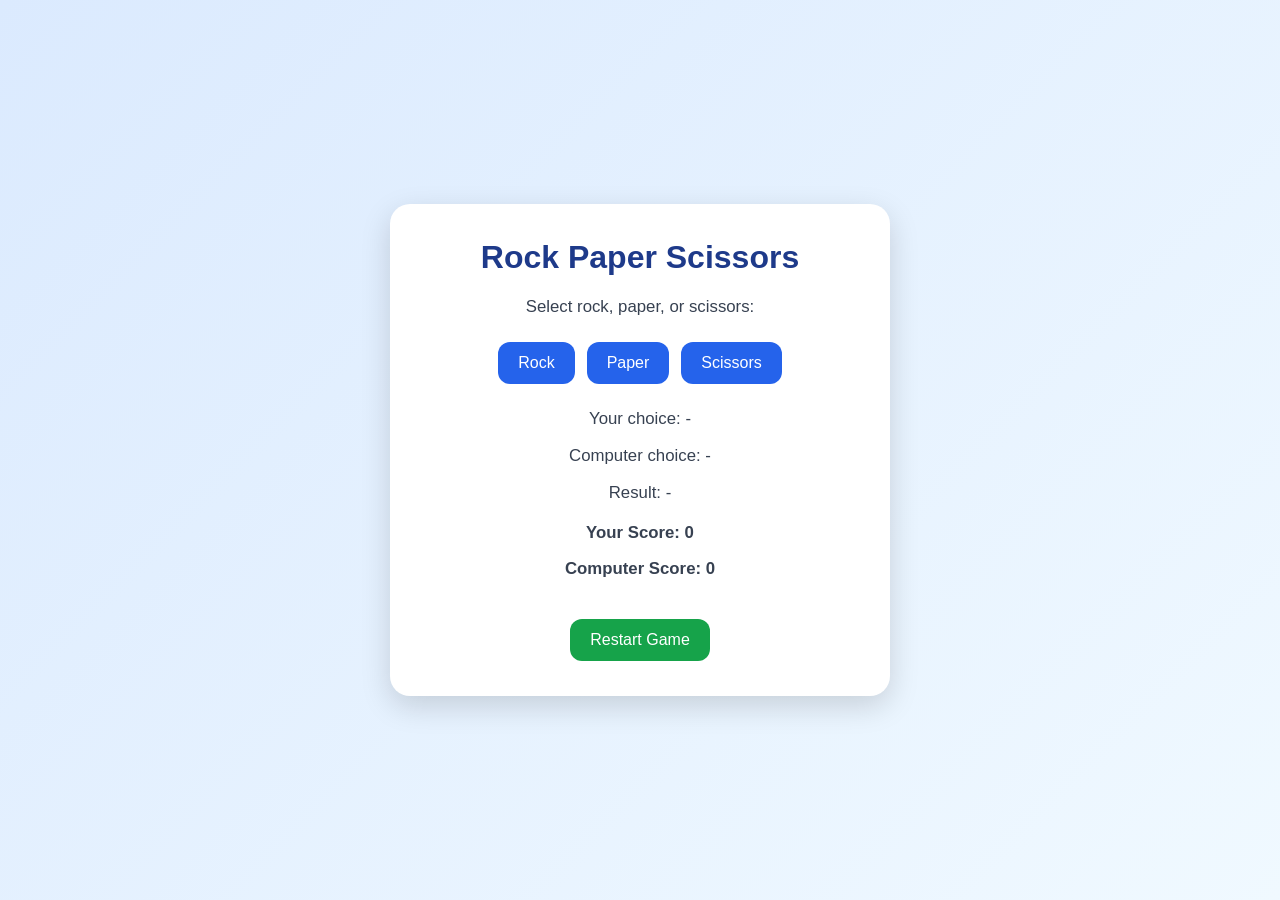
<file: ai.html>
<!DOCTYPE html>
<html lang="en">
<head>
  <meta charset="UTF-8" />
  <meta name="viewport" content="width=device-width, initial-scale=1.0" />
  <title>Rock Paper Scissors</title>
  <style>
    * {
      box-sizing: border-box;
    }

    body {
      margin: 0;
      font-family: Arial, sans-serif;
      background: linear-gradient(135deg, #dbeafe, #f0f9ff);
      min-height: 100vh;
      display: flex;
      justify-content: center;
      align-items: center;
    }

    .game-container {
      background: white;
      padding: 35px;
      border-radius: 20px;
      box-shadow: 0 10px 30px rgba(0, 0, 0, 0.15);
      text-align: center;
      width: 90%;
      max-width: 500px;
    }

    h1 {
      margin-top: 0;
      color: #1e3a8a;
      font-size: 2rem;
    }

    p {
      color: #374151;
      font-size: 1.05rem;
    }

    .buttons {
      display: flex;
      gap: 12px;
      justify-content: center;
      flex-wrap: wrap;
      margin: 25px 0;
    }

    button {
      padding: 12px 20px;
      font-size: 1rem;
      border: none;
      border-radius: 12px;
      cursor: pointer;
      background: #2563eb;
      color: white;
      transition: 0.2s;
    }

    button:hover:not(:disabled) {
      background: #1d4ed8;
      transform: scale(1.05);
    }

    button:disabled {
      background: #9ca3af;
      cursor: not-allowed;
    }

    .results {
      margin-top: 20px;
      font-size: 1.1rem;
      color: #111827;
    }

    .scoreboard {
      margin-top: 20px;
      font-size: 1.2rem;
      font-weight: bold;
      color: #1f2937;
    }

    .winner-message {
      margin-top: 20px;
      font-size: 1.3rem;
      font-weight: bold;
      color: #15803d;
    }

    .reset-btn {
      margin-top: 20px;
      background: #16a34a;
    }

    .reset-btn:hover {
      background: #15803d;
    }
  </style>
</head>
<body>
  <div class="game-container">
    <h1>Rock Paper Scissors</h1>
    <p>Select rock, paper, or scissors:</p>

    <div class="buttons">
      <button onclick="playGame('rock')">Rock</button>
      <button onclick="playGame('paper')">Paper</button>
      <button onclick="playGame('scissors')">Scissors</button>
    </div>

    <div class="results">
      <p id="playerChoice">Your choice: -</p>
      <p id="computerChoice">Computer choice: -</p>
      <p id="roundResult">Result: -</p>
    </div>

    <div class="scoreboard">
      <p>Your Score: <span id="playerScore">0</span></p>
      <p>Computer Score: <span id="computerScore">0</span></p>
    </div>

    <div class="winner-message" id="winnerMessage"></div>

    <button class="reset-btn" onclick="resetGame()">Restart Game</button>
  </div>

  <script>
    let playerScore = 0;
    let computerScore = 0;
    let gameOver = false;

    function playGame(playerChoice) {
      if (gameOver) return;

      const choices = ['rock', 'paper', 'scissors'];
      const computerChoice = choices[Math.floor(Math.random() * choices.length)];

      document.getElementById('playerChoice').textContent = 'Your choice: ' + capitalize(playerChoice);
      document.getElementById('computerChoice').textContent = 'Computer choice: ' + capitalize(computerChoice);

      let result = '';

      if (playerChoice === computerChoice) {
        result = "It's a tie! No points awarded.";
      } else if (
        (playerChoice === 'rock' && computerChoice === 'scissors') ||
        (playerChoice === 'paper' && computerChoice === 'rock') ||
        (playerChoice === 'scissors' && computerChoice === 'paper')
      ) {
        result = 'You win this round!';
        playerScore++;
      } else {
        result = 'Computer wins this round!';
        computerScore++;
      }

      document.getElementById('roundResult').textContent = 'Result: ' + result;
      document.getElementById('playerScore').textContent = playerScore;
      document.getElementById('computerScore').textContent = computerScore;

      if (playerScore === 5) {
        document.getElementById('winnerMessage').textContent = 'You won the game!';
        endGame();
      } else if (computerScore === 5) {
        document.getElementById('winnerMessage').textContent = 'Computer won the game!';
        endGame();
      }
    }

    function endGame() {
      gameOver = true;
      const buttons = document.querySelectorAll('.buttons button');
      buttons.forEach(button => button.disabled = true);
    }

    function resetGame() {
      playerScore = 0;
      computerScore = 0;
      gameOver = false;

      document.getElementById('playerChoice').textContent = 'Your choice: -';
      document.getElementById('computerChoice').textContent = 'Computer choice: -';
      document.getElementById('roundResult').textContent = 'Result: -';
      document.getElementById('playerScore').textContent = '0';
      document.getElementById('computerScore').textContent = '0';
      document.getElementById('winnerMessage').textContent = '';

      const buttons = document.querySelectorAll('.buttons button');
      buttons.forEach(button => button.disabled = false);
    }

    function capitalize(word) {
      return word.charAt(0).toUpperCase() + word.slice(1);
    }
  </script>
</body>
</html>
</file>
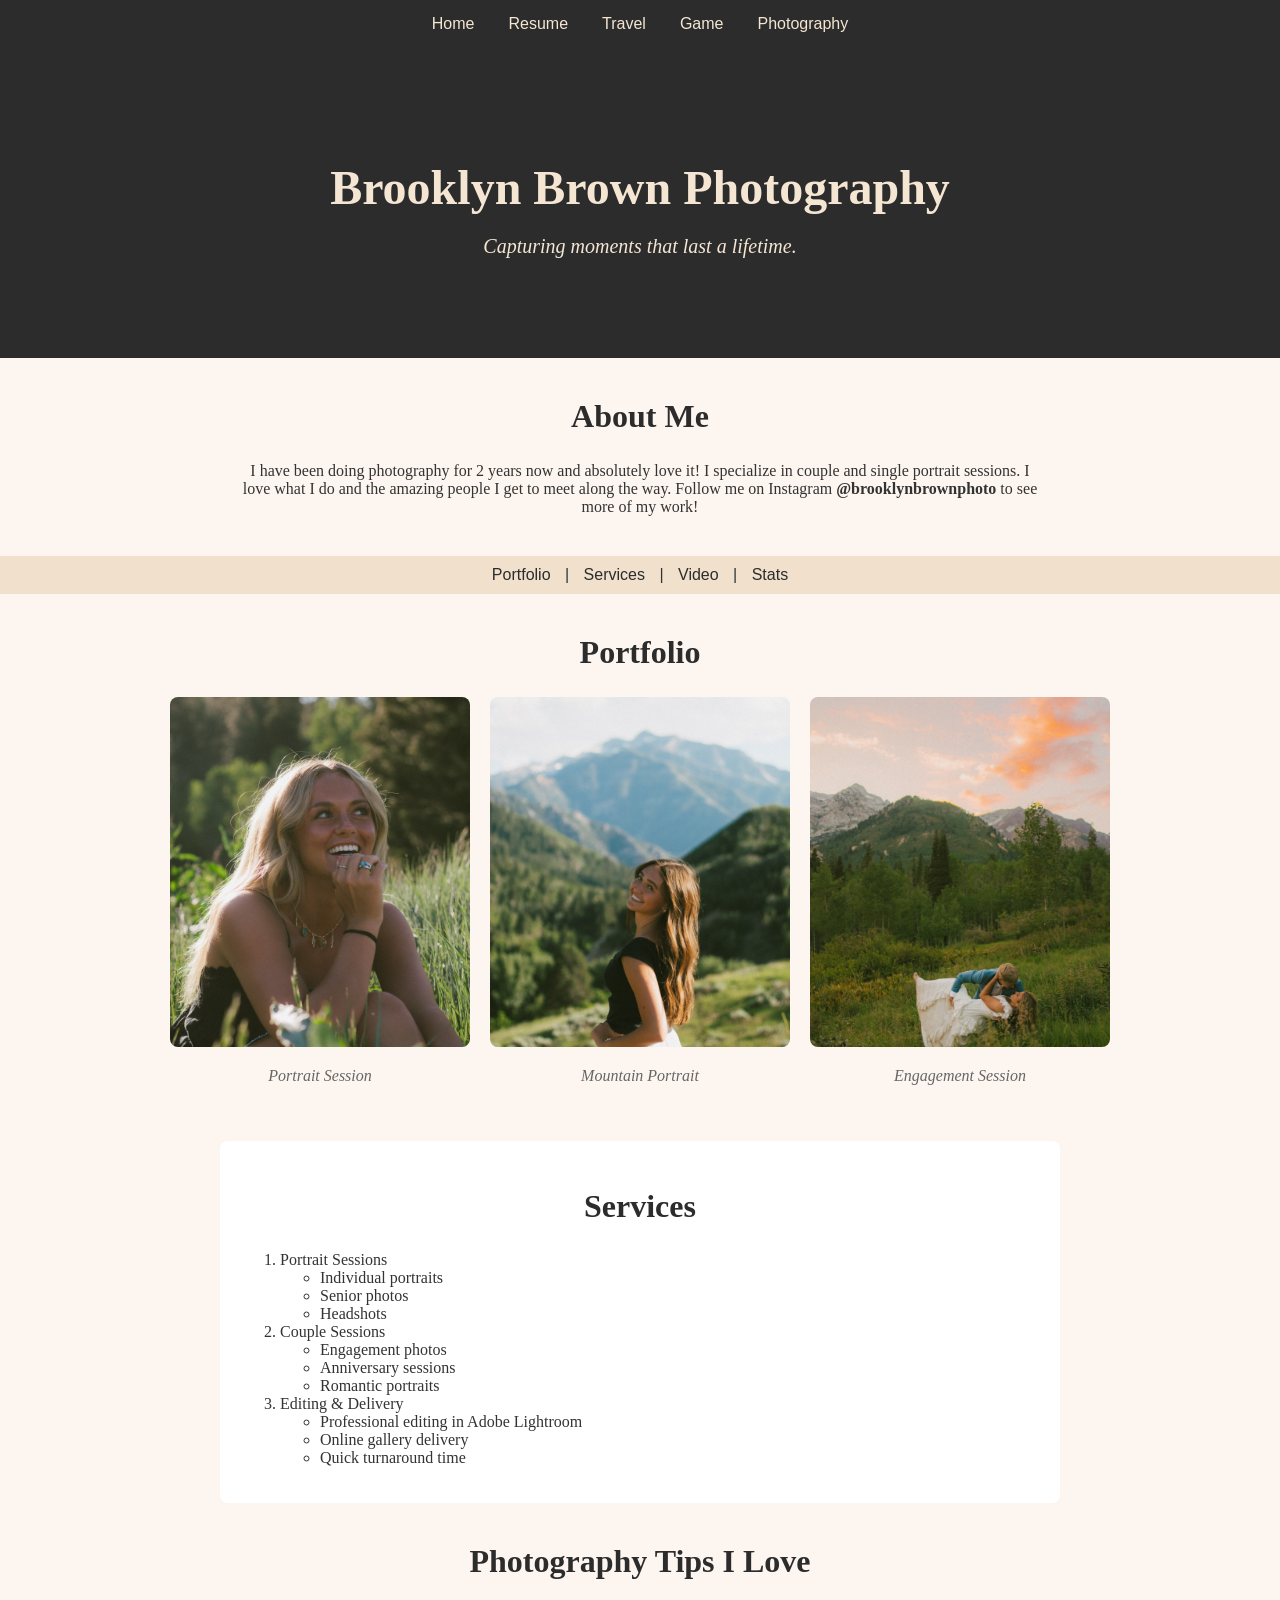
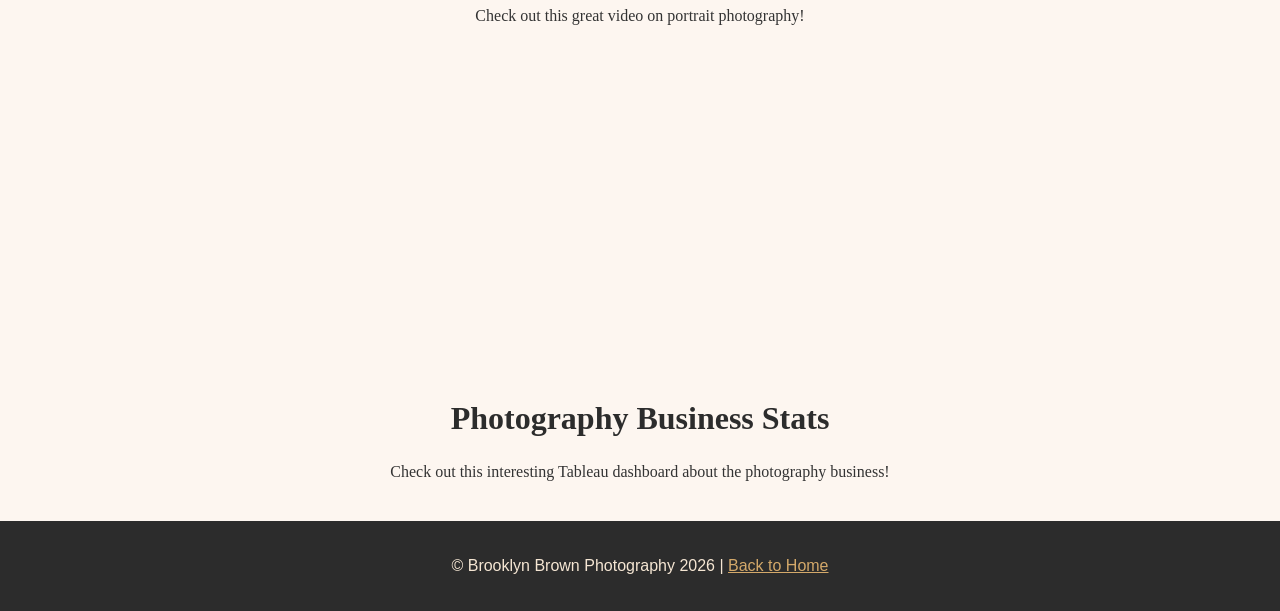
<file: fromscratch.html>
<!DOCTYPE html>
<html lang="en">
<head>
    <meta charset="utf-8" />
    <meta name="viewport" content="width=device-width, initial-scale=1" />
    <title>Brooklyn Brown Photography</title>
    <link href="css/mystyles.css" rel="stylesheet" />
</head>
<body>

    <!-- Navigation -->
    <div id="navbar">
        <a href="index.html">Home</a>
        <a href="resume.html">Resume</a>
        <a href="travel.html">Travel</a>
        <a href="game.html">Game</a>
        <a href="fromscratch.html">Photography</a>
    </div>

    <!-- Hero Section -->
    <div id="hero">
        <h1>Brooklyn Brown Photography</h1>
        <p>Capturing moments that last a lifetime.</p>
    </div>

    <!-- About Section -->
    <div id="about">
        <h2>About Me</h2>
        <p>I have been doing photography for 2 years now and absolutely love it! I specialize in couple and single portrait sessions. I love what I do and the amazing people I get to meet along the way. Follow me on Instagram <strong>@brooklynbrownphoto</strong> to see more of my work!</p>
    </div>

    <!-- On-page anchor nav -->
    <div id="anchor-nav">
        <a href="#portfolio">Portfolio</a> |
        <a href="#services">Services</a> |
        <a href="#video">Video</a> |
        <a href="#tableau">Stats</a>
    </div>

    <!-- Portfolio Section -->
    <div id="portfolio">
        <h2>Portfolio</h2>
        <div id="photo-grid">
            <div class="photo-block">
                <img src="assets/img/haleyandgreta-103.JPG" alt="Portrait Session" />
                <p>Portrait Session</p>
            </div>
            <div class="photo-block">
                <img src="assets/img/aliyah-3.JPG" alt="Mountain Portrait" />
                <p>Mountain Portrait</p>
            </div>
            <div class="photo-block">
                <img src="assets/img/engagements-8.JPG" alt="Engagement Session" />
                <p>Engagement Session</p>
            </div>
        </div>
    </div>

    <!-- Services Section -->
    <div id="services">
        <h2>Services</h2>
        <ol>
            <li>Portrait Sessions
                <ul>
                    <li>Individual portraits</li>
                    <li>Senior photos</li>
                    <li>Headshots</li>
                </ul>
            </li>
            <li>Couple Sessions
                <ul>
                    <li>Engagement photos</li>
                    <li>Anniversary sessions</li>
                    <li>Romantic portraits</li>
                </ul>
            </li>
            <li>Editing & Delivery
                <ul>
                    <li>Professional editing in Adobe Lightroom</li>
                    <li>Online gallery delivery</li>
                    <li>Quick turnaround time</li>
                </ul>
            </li>
        </ol>
    </div>

    <!-- YouTube Video Section -->
    <div id="video">
        <h2>Photography Tips I Love</h2>
        <p>Check out this great video on portrait photography!</p>
        <div id="video-wrapper">
            <iframe width="560" height="315" src="https://www.youtube.com/embed/hVuTuib65WM" title="Photography Tips" frameborder="0" allow="accelerometer; autoplay; clipboard-write; encrypted-media; gyroscope; picture-in-picture" allowfullscreen></iframe>
        </div>
    </div>

    <!-- Tableau Section -->
    <div id="tableau">
        <h2>Photography Business Stats</h2>
        <p>Check out this interesting Tableau dashboard about the photography business!</p>
        <div class='tableauPlaceholder' id='viz1713100000000' style='position: relative'>
            <noscript>
                <a href='#'>
                    <img alt='Dashboard 1' src='https://public.tableau.com/static/images/Ph/PhotographyBusiness/Dashboard1/1_rss.png' style='border: none' />
                </a>
            </noscript>
            <object class='tableauViz' style='display:none;'>
                <param name='host_url' value='https%3A%2F%2Fpublic.tableau.com%2F' />
                <param name='embed_code_version' value='3' />
                <param name='site_root' value='' />
                <param name='name' value='PhotographyBusiness/Dashboard1' />
                <param name='tabs' value='no' />
                <param name='toolbar' value='yes' />
                <param name='animate_transition' value='yes' />
                <param name='display_static_image' value='yes' />
                <param name='display_spinner' value='yes' />
                <param name='display_overlay' value='yes' />
                <param name='display_count' value='yes' />
                <param name='language' value='en-US' />
            </object>
        </div>
        <script type='text/javascript'>
            var divElement = document.getElementById('viz1713100000000');
            var vizElement = divElement.getElementsByTagName('object')[0];
            vizElement.style.width='100%';
            vizElement.style.height=(divElement.offsetWidth*0.75)+'px';
            var scriptElement = document.createElement('script');
            scriptElement.src = 'https://public.tableau.com/javascripts/api/viz_v1.js';
            vizElement.parentNode.insertBefore(scriptElement, vizElement);
        </script>
    </div>

    <!-- Footer -->
    <div id="footer">
        <p>© Brooklyn Brown Photography 2026 | <a href="index.html">Back to Home</a></p>
    </div>

</body>
</html>
</file>
<file: css/mystyles.css>
/* General styles */
body {
    font-family: 'Georgia', serif;
    margin: 0;
    padding: 0;
    background-color: #fdf6f0;
    color: #333;
}

/* Navigation */
#navbar {
    background-color: #2c2c2c;
    padding: 15px;
    text-align: center;
}

#navbar a {
    color: #f5e6d3;
    text-decoration: none;
    margin: 0 15px;
    font-family: 'Arial', sans-serif;
    font-size: 16px;
}

#navbar a:hover {
    color: #d4a96a;
}

/* Hero */
#hero {
    background-color: #2c2c2c;
    color: #f5e6d3;
    text-align: center;
    padding: 80px 20px;
}

#hero h1 {
    font-size: 48px;
    margin-bottom: 10px;
}

#hero p {
    font-size: 20px;
    font-style: italic;
}

/* About */
#about {
    max-width: 800px;
    margin: 40px auto;
    padding: 0 20px;
    text-align: center;
}

#about h2 {
    font-size: 32px;
    color: #2c2c2c;
}

/* Anchor nav */
#anchor-nav {
    text-align: center;
    padding: 10px;
    background-color: #f0e0cc;
    font-family: Arial, sans-serif;
}

#anchor-nav a {
    color: #2c2c2c;
    text-decoration: none;
    margin: 0 10px;
}

/* Portfolio */
#portfolio {
    max-width: 1000px;
    margin: 40px auto;
    padding: 0 20px;
    text-align: center;
}

#portfolio h2 {
    font-size: 32px;
    color: #2c2c2c;
}

#photo-grid {
    display: flex;
    gap: 20px;
    justify-content: center;
    flex-wrap: wrap;
}

.photo-block {
    width: 300px;
}

.photo-block img {
    width: 100%;
    height: 350px;
    object-fit: cover;
    border-radius: 8px;
}

.photo-block p {
    font-style: italic;
    color: #666;
}

/* Services */
#services {
    max-width: 800px;
    margin: 40px auto;
    padding: 20px;
    background-color: #fff;
    border-radius: 8px;
}

#services h2 {
    font-size: 32px;
    color: #2c2c2c;
    text-align: center;
}

/* Video */
#video {
    max-width: 800px;
    margin: 40px auto;
    padding: 0 20px;
    text-align: center;
}

#video h2 {
    font-size: 32px;
    color: #2c2c2c;
}

#video-wrapper {
    display: flex;
    justify-content: center;
    margin-top: 20px;
}

/* Tableau */
#tableau {
    max-width: 900px;
    margin: 40px auto;
    padding: 0 20px;
    text-align: center;
}

#tableau h2 {
    font-size: 32px;
    color: #2c2c2c;
}

/* Footer */
#footer {
    background-color: #2c2c2c;
    color: #f5e6d3;
    text-align: center;
    padding: 20px;
    font-family: Arial, sans-serif;
}

#footer a {
    color: #d4a96a;
}
</file>
